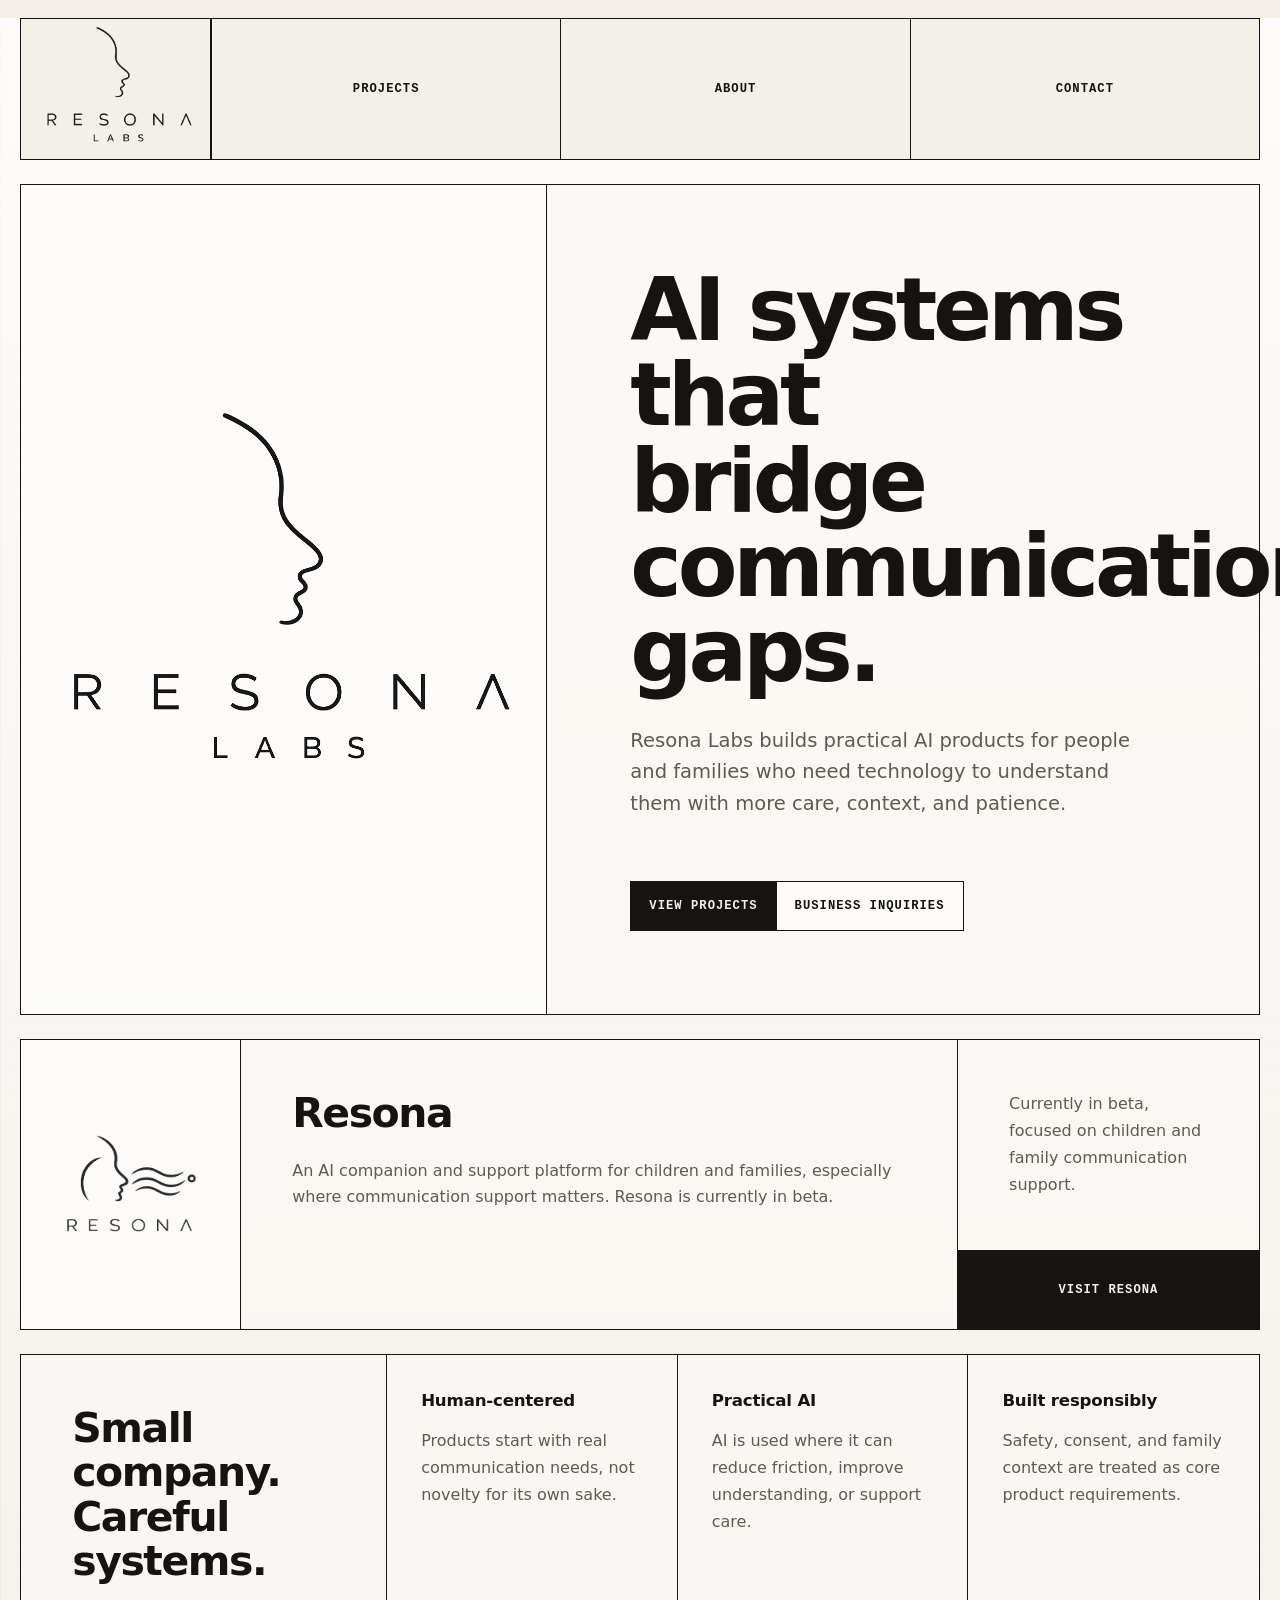
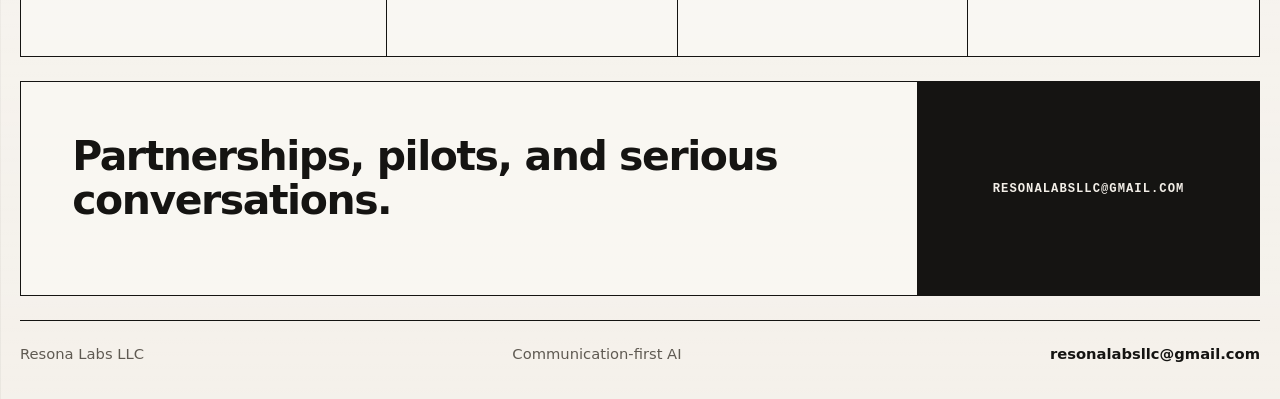
<file: index.html>
<!doctype html>
<html lang="en">
  <head>
    <meta charset="utf-8">
    <meta name="viewport" content="width=device-width, initial-scale=1">
    <meta
      name="description"
      content="Resona Labs LLC builds AI systems that bridge communication gaps."
    >
    <title>Resona Labs | AI systems that bridge communication gaps</title>
    <link rel="stylesheet" href="styles.css?v=20260506-tight-logo-cell">
  </head>
  <body>
    <header class="site-header">
      <a class="brand" href="index.html" aria-label="Resona Labs home">
        <img src="assets/Resona_Labs_Icon.png" alt="" class="brand-logo" onerror="this.hidden=true">
      </a>
      <nav class="site-nav" aria-label="Primary navigation">
        <a href="projects.html">Projects</a>
        <a href="about.html">About</a>
        <a href="contact.html">Contact</a>
      </nav>
    </header>

    <main>
      <section class="home-hero">
        <div class="logo-panel">
          <img src="assets/Resona_Labs_Icon.png" alt="Resona Labs" onerror="this.hidden=true">
        </div>
        <div class="hero-statement">
          <h1>AI systems that bridge communication gaps.</h1>
          <p class="lead">
            Resona Labs builds practical AI products for people and families who need
            technology to understand them with more care, context, and patience.
          </p>
          <div class="action-row">
            <a class="action-link dark" href="projects.html">View projects</a>
            <a class="action-link" href="mailto:resonalabsllc@gmail.com?subject=Business%20inquiry%20for%20Resona%20Labs">Business inquiries</a>
          </div>
        </div>
      </section>

      <section class="project-feature">
        <div class="project-icon-panel">
          <img src="assets/Resona_Icon.png" alt="" onerror="this.hidden=true">
        </div>
        <div class="project-copy">
          <h2>Resona</h2>
          <p>
            An AI companion and support platform for children and families, especially
            where communication support matters. Resona is currently in beta.
          </p>
        </div>
        <div class="project-data">
          <p>Currently in beta, focused on children and family communication support.</p>
          <a
            class="action-link dark full"
            href="https://resona.chat/?utm_source=resona_labs&utm_medium=company_site&utm_campaign=company_site&utm_content=project_link"
            target="_blank"
            rel="noopener noreferrer"
          >Visit Resona</a>
        </div>
      </section>

      <section class="section-block">
        <div class="section-label">
          <h2>Small company. Careful systems.</h2>
        </div>
        <div class="principle-grid">
          <article>
            <h3>Human-centered</h3>
            <p>Products start with real communication needs, not novelty for its own sake.</p>
          </article>
          <article>
            <h3>Practical AI</h3>
            <p>AI is used where it can reduce friction, improve understanding, or support care.</p>
          </article>
          <article>
            <h3>Built responsibly</h3>
            <p>Safety, consent, and family context are treated as core product requirements.</p>
          </article>
        </div>
      </section>

      <section class="contact-band">
        <div>
          <h2>Partnerships, pilots, and serious conversations.</h2>
        </div>
        <a class="action-link dark full" href="mailto:resonalabsllc@gmail.com?subject=Business%20inquiry%20for%20Resona%20Labs">resonalabsllc@gmail.com</a>
      </section>
    </main>

    <footer class="site-footer">
      <span>Resona Labs LLC</span>
      <span>Communication-first AI</span>
      <a href="mailto:resonalabsllc@gmail.com">resonalabsllc@gmail.com</a>
    </footer>
  </body>
</html>
</file>
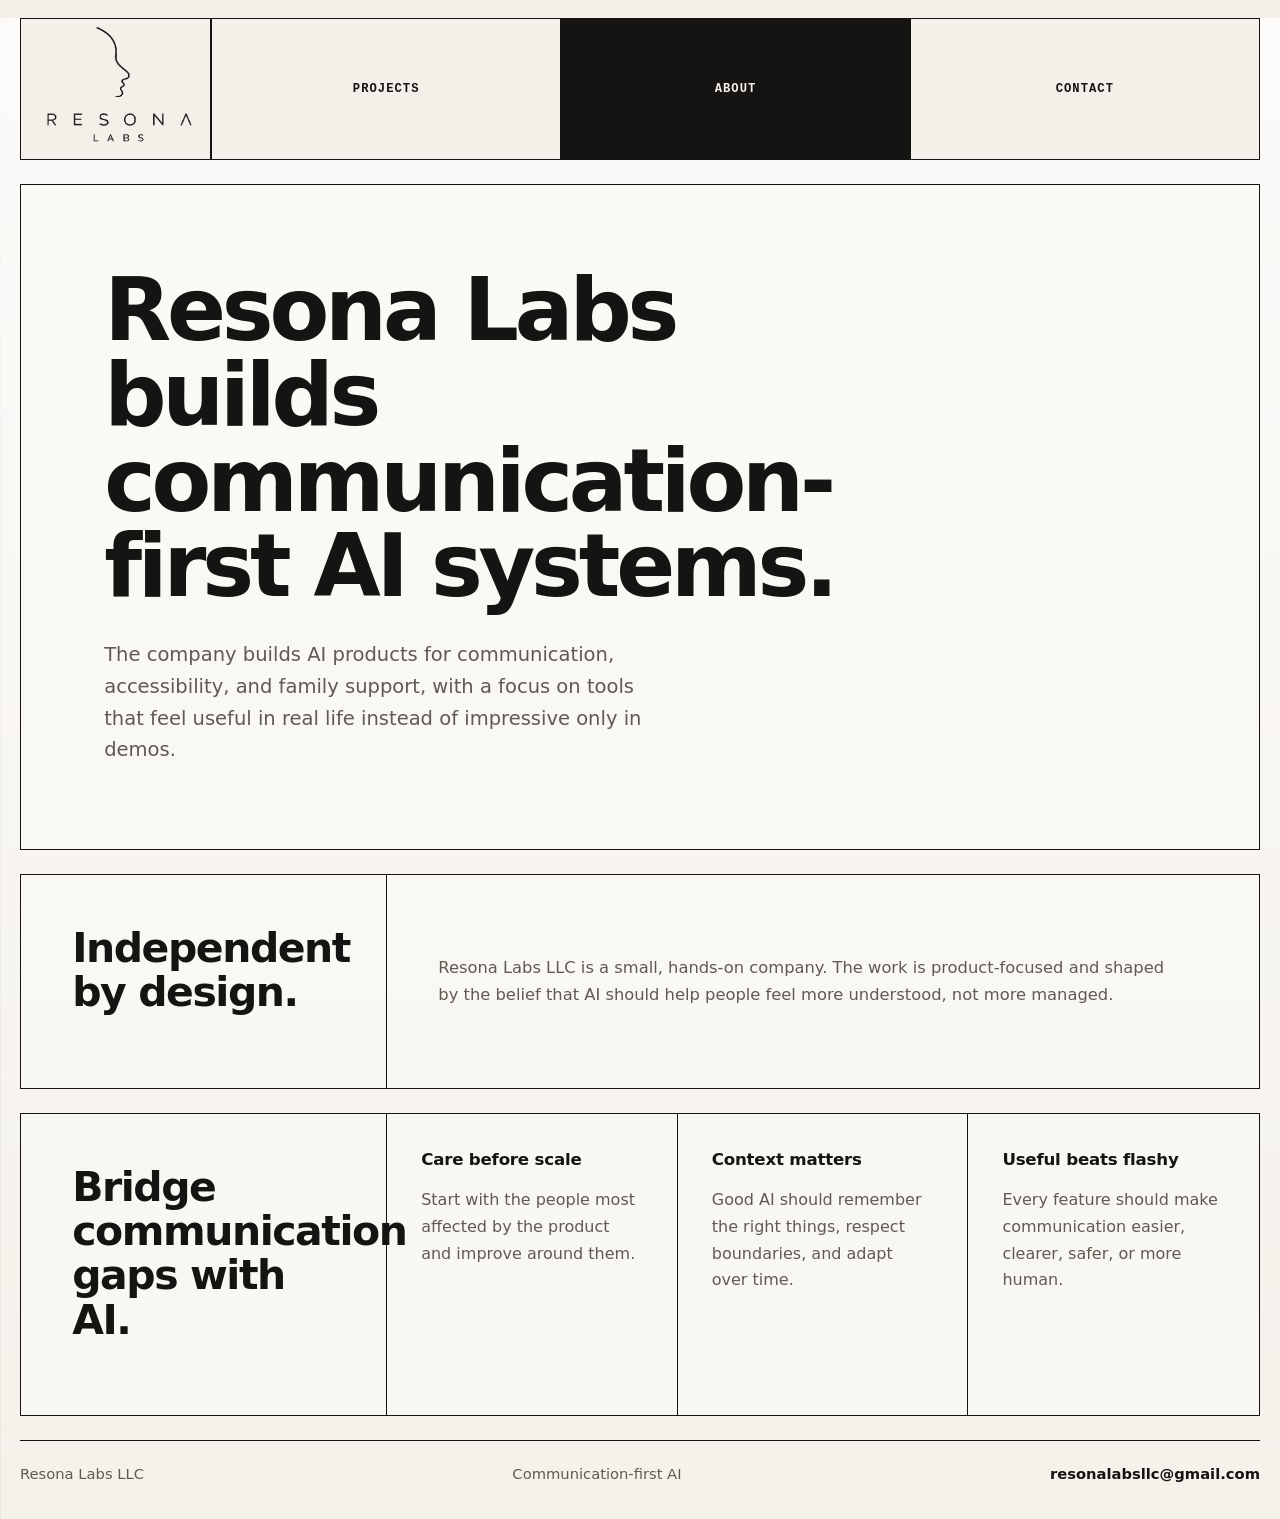
<file: about.html>
<!doctype html>
<html lang="en">
  <head>
    <meta charset="utf-8">
    <meta name="viewport" content="width=device-width, initial-scale=1">
    <meta name="description" content="About Resona Labs LLC.">
    <title>About | Resona Labs</title>
    <link rel="stylesheet" href="styles.css?v=20260506-tight-logo-cell">
  </head>
  <body>
    <header class="site-header">
      <a class="brand" href="index.html" aria-label="Resona Labs home">
        <img src="assets/Resona_Labs_Icon.png" alt="" class="brand-logo" onerror="this.hidden=true">
      </a>
      <nav class="site-nav" aria-label="Primary navigation">
        <a href="projects.html">Projects</a>
        <a href="about.html" aria-current="page">About</a>
        <a href="contact.html">Contact</a>
      </nav>
    </header>

    <main>
      <section class="page-intro">
        <h1>Resona Labs builds communication-first AI systems.</h1>
        <p class="lead">
          The company builds AI products for communication, accessibility, and family support,
          with a focus on tools that feel useful in real life instead of impressive only in demos.
        </p>
      </section>

      <section class="section-block">
        <div class="section-label">
          <h2>Independent by design.</h2>
        </div>
        <div class="text-column">
          <p>
            Resona Labs LLC is a small, hands-on company. The work is product-focused
            and shaped by the belief that AI should help people feel more understood,
            not more managed.
          </p>
        </div>
      </section>

      <section class="section-block">
        <div class="section-label">
          <h2>Bridge communication gaps with AI.</h2>
        </div>
        <div class="principle-grid">
          <article>
            <h3>Care before scale</h3>
            <p>Start with the people most affected by the product and improve around them.</p>
          </article>
          <article>
            <h3>Context matters</h3>
            <p>Good AI should remember the right things, respect boundaries, and adapt over time.</p>
          </article>
          <article>
            <h3>Useful beats flashy</h3>
            <p>Every feature should make communication easier, clearer, safer, or more human.</p>
          </article>
        </div>
      </section>
    </main>

    <footer class="site-footer">
      <span>Resona Labs LLC</span>
      <span>Communication-first AI</span>
      <a href="mailto:resonalabsllc@gmail.com">resonalabsllc@gmail.com</a>
    </footer>
  </body>
</html>
</file>
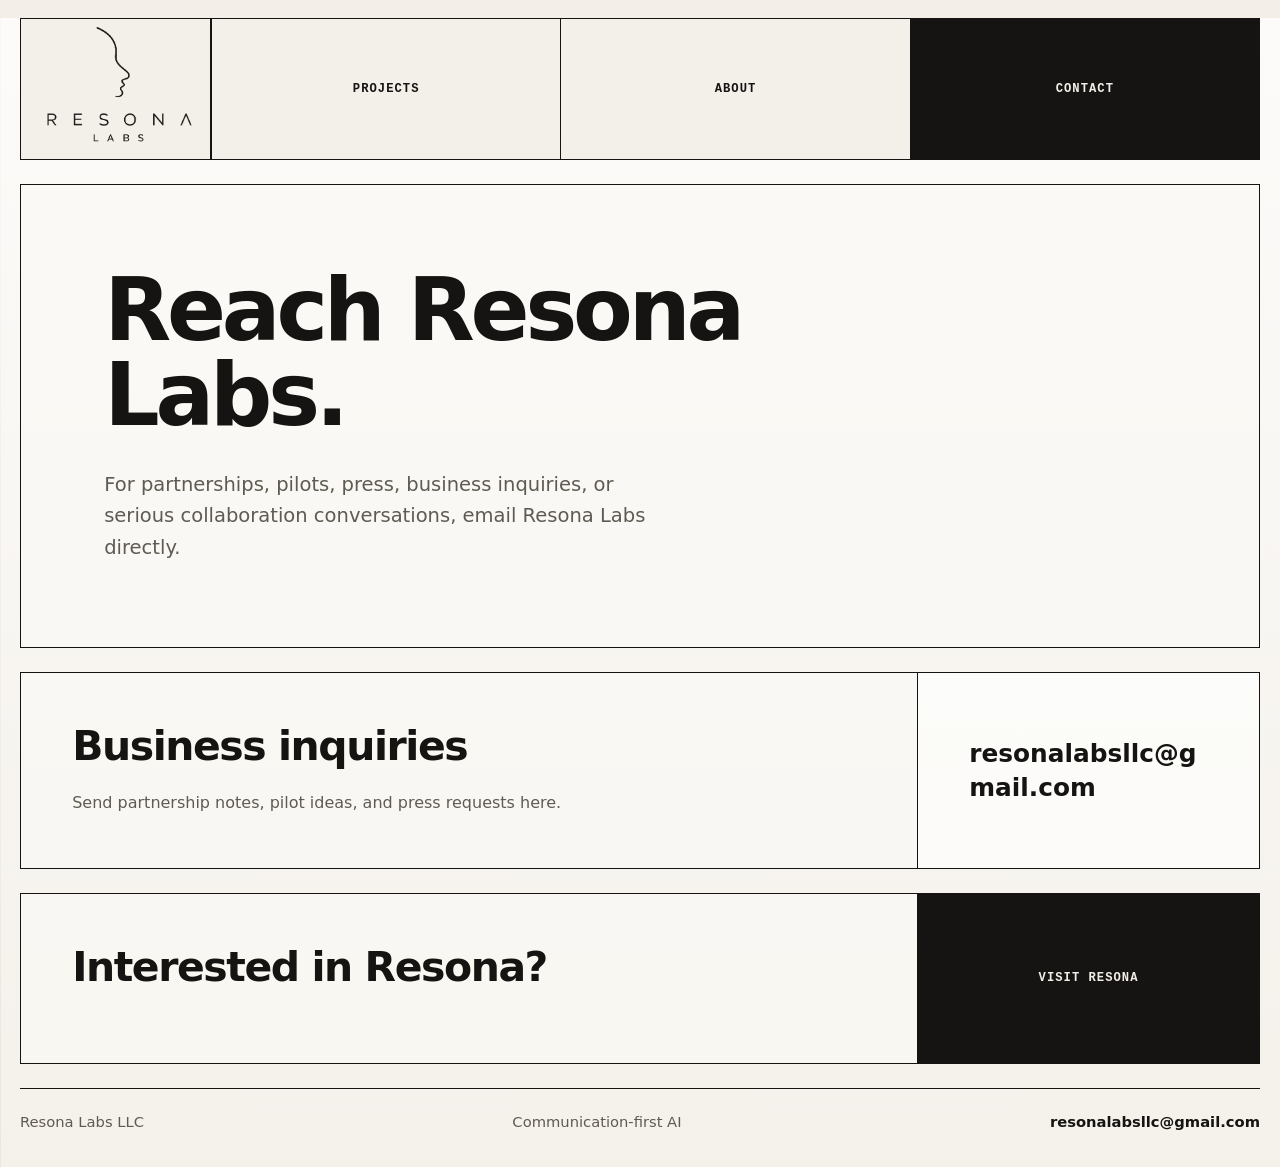
<file: contact.html>
<!doctype html>
<html lang="en">
  <head>
    <meta charset="utf-8">
    <meta name="viewport" content="width=device-width, initial-scale=1">
    <meta name="description" content="Contact Resona Labs LLC for business inquiries.">
    <title>Contact | Resona Labs</title>
    <link rel="stylesheet" href="styles.css?v=20260506-tight-logo-cell">
  </head>
  <body>
    <header class="site-header">
      <a class="brand" href="index.html" aria-label="Resona Labs home">
        <img src="assets/Resona_Labs_Icon.png" alt="" class="brand-logo" onerror="this.hidden=true">
      </a>
      <nav class="site-nav" aria-label="Primary navigation">
        <a href="projects.html">Projects</a>
        <a href="about.html">About</a>
        <a href="contact.html" aria-current="page">Contact</a>
      </nav>
    </header>

    <main>
      <section class="page-intro">
        <h1>Reach Resona Labs.</h1>
        <p class="lead">
          For partnerships, pilots, press, business inquiries, or serious collaboration
          conversations, email Resona Labs directly.
        </p>
      </section>

      <section class="email-panel">
        <div>
          <h2>Business inquiries</h2>
          <p>Send partnership notes, pilot ideas, and press requests here.</p>
        </div>
        <a class="email-link" href="mailto:resonalabsllc@gmail.com?subject=Business%20inquiry%20for%20Resona%20Labs">
          resonalabsllc@gmail.com
        </a>
      </section>

      <section class="contact-band">
        <div>
          <h2>Interested in Resona?</h2>
        </div>
        <a
          class="action-link dark full"
          href="https://resona.chat/?utm_source=resona_labs&utm_medium=company_site&utm_campaign=company_site&utm_content=project_link"
          target="_blank"
          rel="noopener noreferrer"
        >Visit Resona</a>
      </section>
    </main>

    <footer class="site-footer">
      <span>Resona Labs LLC</span>
      <span>Communication-first AI</span>
      <a href="mailto:resonalabsllc@gmail.com">resonalabsllc@gmail.com</a>
    </footer>
  </body>
</html>
</file>
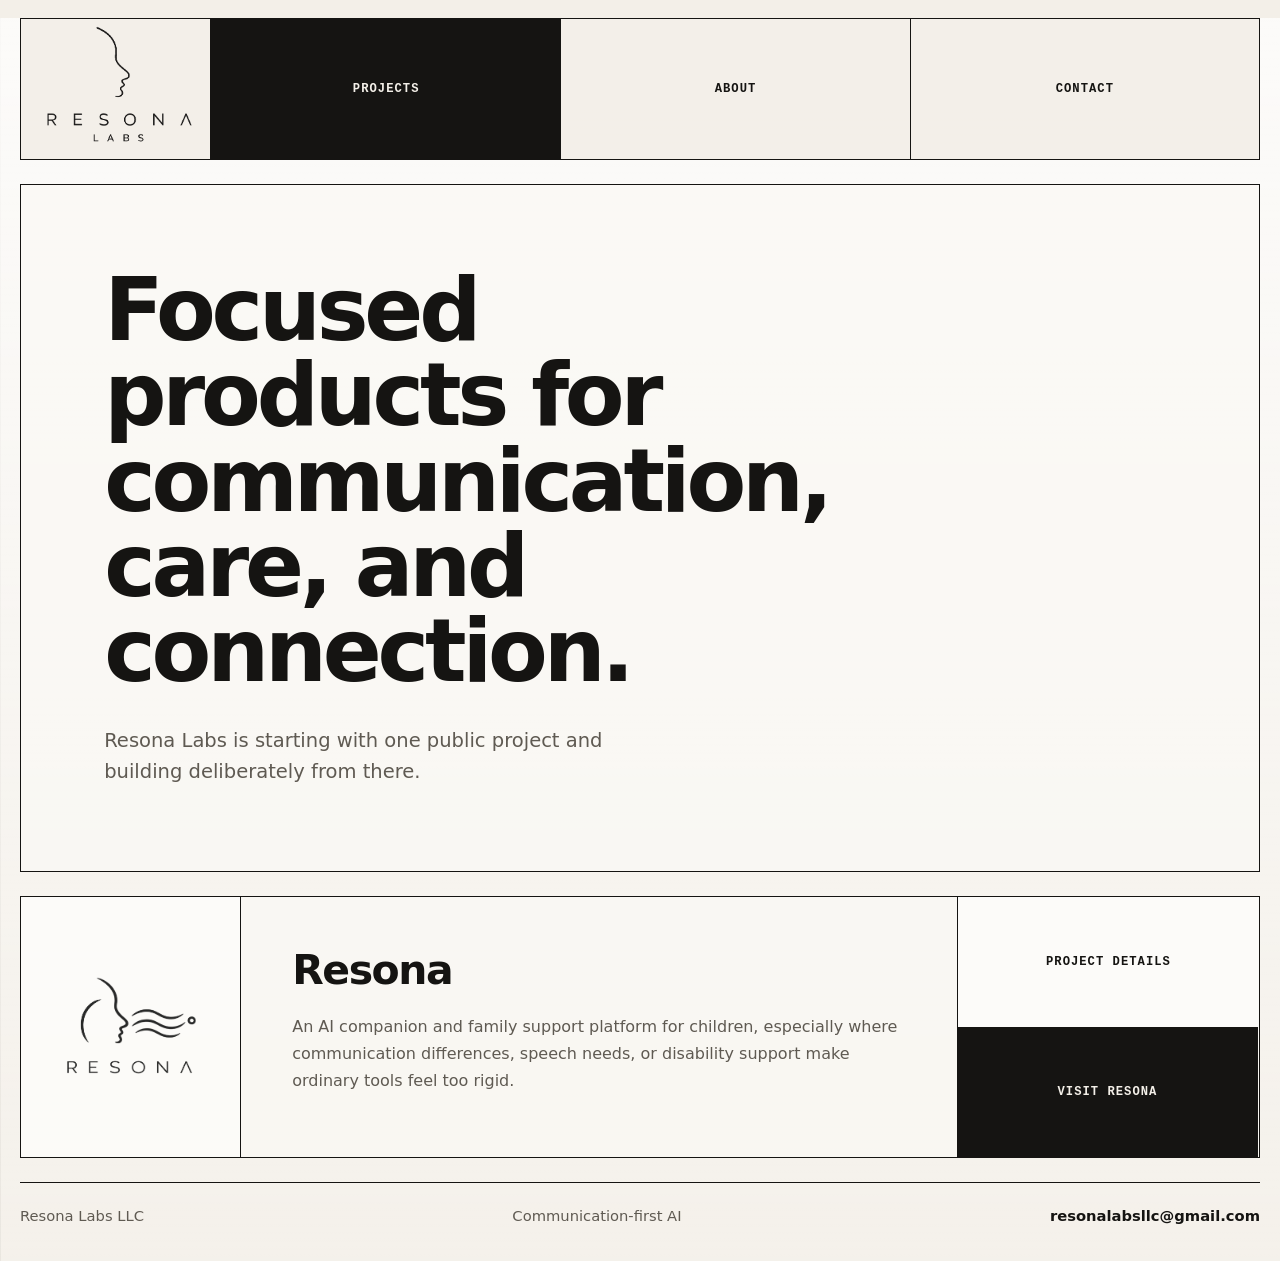
<file: projects.html>
<!doctype html>
<html lang="en">
  <head>
    <meta charset="utf-8">
    <meta name="viewport" content="width=device-width, initial-scale=1">
    <meta name="description" content="Projects from Resona Labs LLC, including Resona.">
    <title>Projects | Resona Labs</title>
    <link rel="stylesheet" href="styles.css?v=20260506-tight-logo-cell">
  </head>
  <body>
    <header class="site-header">
      <a class="brand" href="index.html" aria-label="Resona Labs home">
        <img src="assets/Resona_Labs_Icon.png" alt="" class="brand-logo" onerror="this.hidden=true">
      </a>
      <nav class="site-nav" aria-label="Primary navigation">
        <a href="projects.html" aria-current="page">Projects</a>
        <a href="about.html">About</a>
        <a href="contact.html">Contact</a>
      </nav>
    </header>

    <main>
      <section class="page-intro">
        <h1>Focused products for communication, care, and connection.</h1>
        <p class="lead">
          Resona Labs is starting with one public project and building deliberately from there.
        </p>
      </section>

      <section class="project-feature project-page-feature">
        <div class="project-icon-panel">
          <img src="assets/Resona_Icon.png" alt="" onerror="this.hidden=true">
        </div>
        <div class="project-copy">
          <h2>Resona</h2>
          <p>
            An AI companion and family support platform for children, especially where
            communication differences, speech needs, or disability support make ordinary
            tools feel too rigid.
          </p>
        </div>
        <div class="project-data">
          <a class="action-link full" href="projects/resona.html">Project details</a>
          <a
            class="action-link dark full"
            href="https://resona.chat/?utm_source=resona_labs&utm_medium=company_site&utm_campaign=company_site&utm_content=project_link"
            target="_blank"
            rel="noopener noreferrer"
          >Visit Resona</a>
        </div>
      </section>
    </main>

    <footer class="site-footer">
      <span>Resona Labs LLC</span>
      <span>Communication-first AI</span>
      <a href="mailto:resonalabsllc@gmail.com">resonalabsllc@gmail.com</a>
    </footer>
  </body>
</html>
</file>
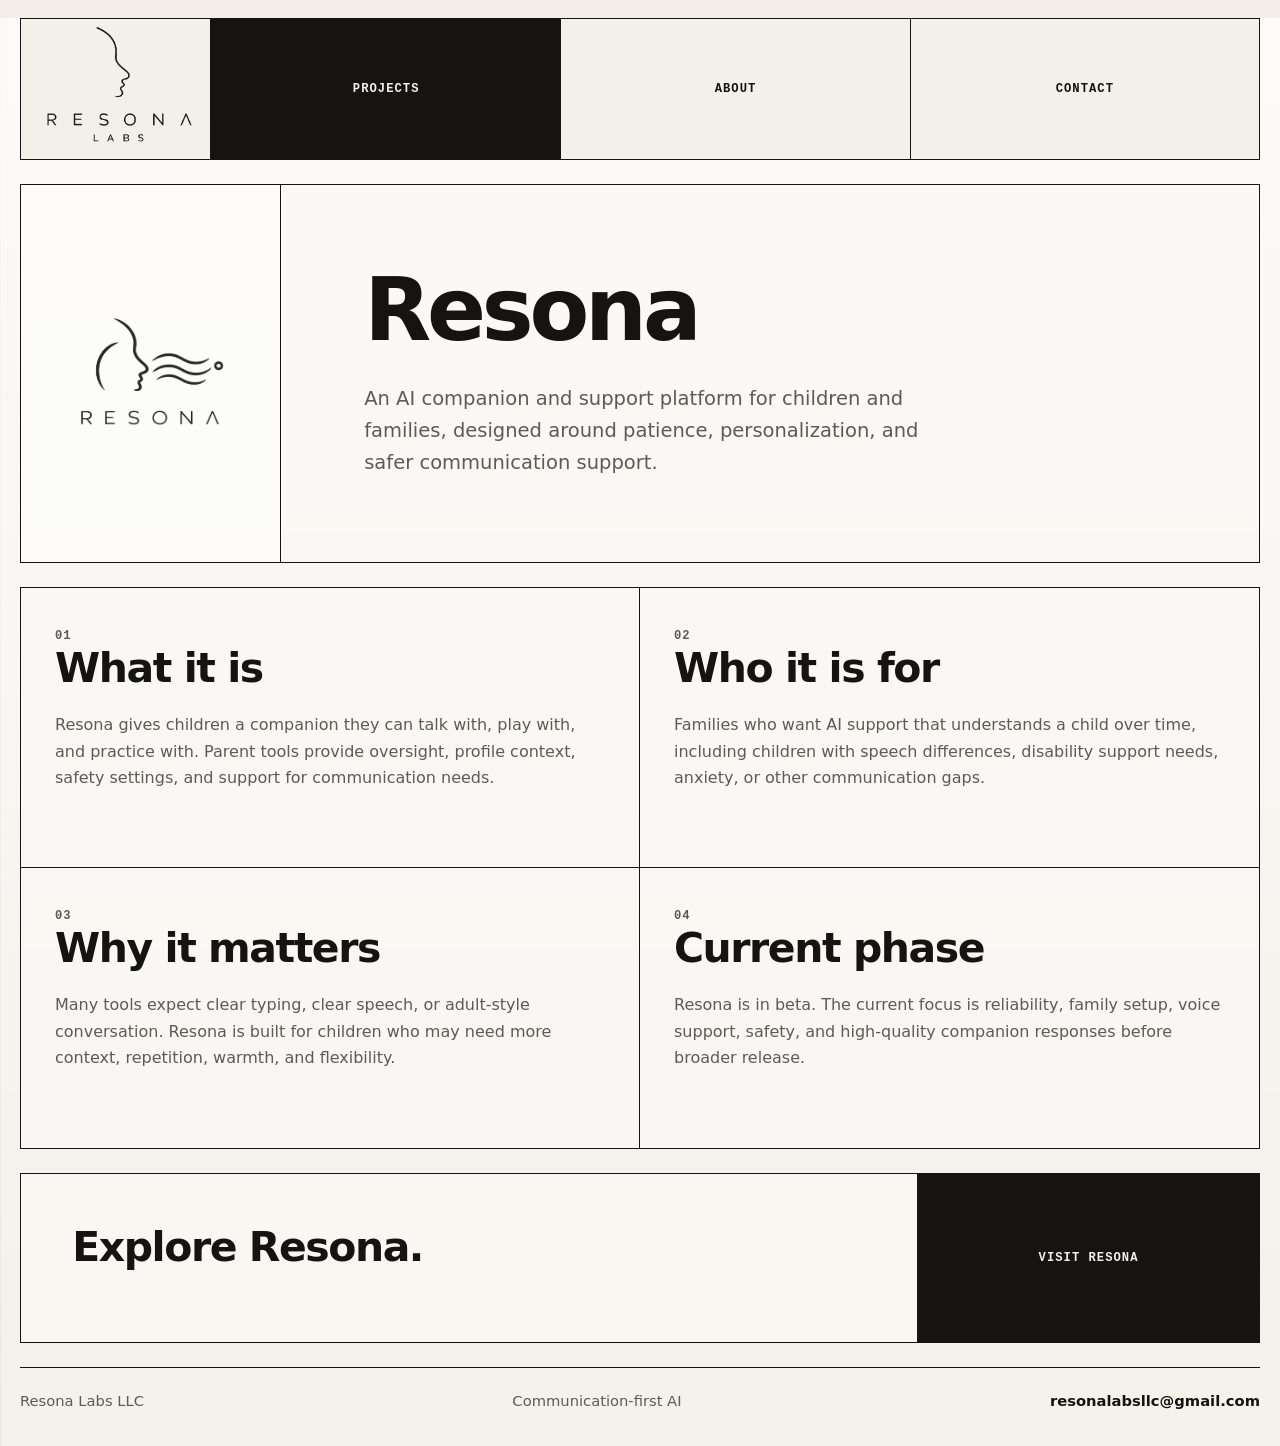
<file: projects/resona.html>
<!doctype html>
<html lang="en">
  <head>
    <meta charset="utf-8">
    <meta name="viewport" content="width=device-width, initial-scale=1">
    <meta name="description" content="Resona is a beta project from Resona Labs.">
    <title>Resona Project | Resona Labs</title>
    <link rel="stylesheet" href="../styles.css?v=20260506-tight-logo-cell">
  </head>
  <body>
    <header class="site-header">
      <a class="brand" href="../index.html" aria-label="Resona Labs home">
        <img src="../assets/Resona_Labs_Icon.png" alt="" class="brand-logo" onerror="this.hidden=true">
      </a>
      <nav class="site-nav" aria-label="Primary navigation">
        <a href="../projects.html" aria-current="page">Projects</a>
        <a href="../about.html">About</a>
        <a href="../contact.html">Contact</a>
      </nav>
    </header>

    <main>
      <section class="project-hero">
        <div class="project-icon-panel">
          <img src="../assets/Resona_Icon.png" alt="" onerror="this.hidden=true">
        </div>
        <div>
          <h1>Resona</h1>
          <p class="lead">
            An AI companion and support platform for children and families, designed
            around patience, personalization, and safer communication support.
          </p>
        </div>
      </section>

      <section class="detail-grid">
        <article>
          <span>01</span>
          <h2>What it is</h2>
          <p>
            Resona gives children a companion they can talk with, play with, and practice with.
            Parent tools provide oversight, profile context, safety settings, and support for
            communication needs.
          </p>
        </article>
        <article>
          <span>02</span>
          <h2>Who it is for</h2>
          <p>
            Families who want AI support that understands a child over time, including children
            with speech differences, disability support needs, anxiety, or other communication gaps.
          </p>
        </article>
        <article>
          <span>03</span>
          <h2>Why it matters</h2>
          <p>
            Many tools expect clear typing, clear speech, or adult-style conversation. Resona is
            built for children who may need more context, repetition, warmth, and flexibility.
          </p>
        </article>
        <article>
          <span>04</span>
          <h2>Current phase</h2>
          <p>
            Resona is in beta. The current focus is reliability, family setup, voice support,
            safety, and high-quality companion responses before broader release.
          </p>
        </article>
      </section>

      <section class="contact-band">
        <div>
          <h2>Explore Resona.</h2>
        </div>
        <a
          class="action-link dark full"
          href="https://resona.chat/?utm_source=resona_labs&utm_medium=company_site&utm_campaign=company_site&utm_content=project_link"
          target="_blank"
          rel="noopener noreferrer"
        >Visit Resona</a>
      </section>
    </main>

    <footer class="site-footer">
      <span>Resona Labs LLC</span>
      <span>Communication-first AI</span>
      <a href="mailto:resonalabsllc@gmail.com">resonalabsllc@gmail.com</a>
    </footer>
  </body>
</html>
</file>
<file: styles.css>
:root {
  --bg: #f3efe8;
  --paper: #fbfaf6;
  --ink: #151412;
  --muted: #5f5a52;
  --rule: #151412;
  --rule-soft: rgba(21, 20, 18, 0.22);
  --accent: #8a5435;
  --max: 1240px;
  color: var(--ink);
  background: var(--bg);
  font-family:
    "IBM Plex Sans", Inter, ui-sans-serif, system-ui, -apple-system, BlinkMacSystemFont,
    "Segoe UI", sans-serif;
  line-height: 1.5;
}

* {
  box-sizing: border-box;
}

body {
  margin: 0;
  min-width: 320px;
  background:
    linear-gradient(180deg, rgba(255, 255, 255, 0.76), rgba(255, 255, 255, 0.12)),
    linear-gradient(90deg, rgba(21, 20, 18, 0.055) 0 1px, transparent 1px 88px),
    var(--bg);
}

img {
  display: block;
  max-width: 100%;
}

a {
  color: inherit;
}

h1,
h2,
h3,
p {
  margin-top: 0;
}

h1 {
  max-width: 780px;
  margin-bottom: 30px;
  font-size: clamp(2.65rem, 6.8vw, 5.8rem);
  line-height: 0.98;
  letter-spacing: -0.048em;
}

h2 {
  margin-bottom: 22px;
  font-size: clamp(1.55rem, 3.2vw, 2.8rem);
  line-height: 1.08;
  letter-spacing: -0.035em;
}

h3 {
  margin-bottom: 14px;
  font-size: 1.04rem;
  letter-spacing: -0.012em;
}

p {
  color: var(--muted);
  font-size: 1rem;
  line-height: 1.68;
}

p:last-child {
  margin-bottom: 0;
}

.site-header,
main,
.site-footer {
  width: min(var(--max), calc(100% - 32px));
  margin: 0 auto;
}

.site-header {
  display: grid;
  grid-template-columns: 190px minmax(0, 1fr);
  margin-top: 18px;
  border: 1px solid var(--rule);
  background: rgba(243, 239, 232, 0.94);
}

.brand {
  display: flex;
  justify-content: center;
  align-items: center;
  min-height: 140px;
  padding: 14px 22px;
  border-right: 1px solid var(--rule);
  text-decoration: none;
}

.brand-logo {
  width: 132px;
  height: 102px;
  object-fit: cover;
  object-position: center;
  transform: scale(1.7);
}

.brand-logo[hidden] {
  display: none;
}

.site-nav a,
.action-link,
.detail-grid article > span {
  color: var(--muted);
  font-family:
    "IBM Plex Mono", "SFMono-Regular", Consolas, "Liberation Mono", monospace;
  font-size: 0.76rem;
  font-weight: 700;
  letter-spacing: 0.085em;
  text-transform: uppercase;
}

.site-nav {
  display: grid;
  grid-template-columns: repeat(3, minmax(110px, 1fr));
}

.site-nav a {
  display: grid;
  place-items: center;
  min-height: 140px;
  border-left: 1px solid var(--rule);
  color: var(--ink);
  text-decoration: none;
}

.site-nav a:hover,
.site-nav a[aria-current="page"] {
  color: var(--bg);
  background: var(--ink);
}

.home-hero,
.page-intro,
.project-feature,
.project-hero,
.section-block,
.detail-grid,
.contact-band,
.email-panel {
  margin-top: 24px;
  border: 1px solid var(--rule);
  background: rgba(251, 250, 246, 0.7);
}

.home-hero {
  display: grid;
  grid-template-columns: minmax(280px, 0.85fr) minmax(0, 1.15fr);
  min-height: min(720px, calc(100vh - 174px));
}

.logo-panel {
  display: grid;
  place-items: center;
  overflow: hidden;
  border-right: 1px solid var(--rule);
  background: rgba(255, 255, 255, 0.48);
}

.logo-panel img {
  width: min(88%, 660px);
  object-fit: cover;
  object-position: center;
  transform: scale(1.7);
}

.hero-statement {
  display: grid;
  align-content: center;
  padding: clamp(44px, 6.5vw, 88px) clamp(140px, 16vw, 260px)
    clamp(44px, 6.5vw, 88px) clamp(44px, 6.5vw, 88px);
}

.hero-statement h1 {
  width: min(100%, 500px);
  max-width: 500px;
  text-wrap: balance;
}

.lead {
  max-width: 560px;
  font-size: clamp(1.02rem, 1.55vw, 1.22rem);
  line-height: 1.62;
}

.action-row {
  display: flex;
  flex-wrap: wrap;
  margin-top: 42px;
}

.action-link {
  display: inline-grid;
  place-items: center;
  min-height: 50px;
  border: 1px solid var(--rule);
  padding: 0 18px;
  color: var(--ink);
  background: rgba(255, 255, 255, 0.48);
  text-decoration: none;
}

.action-link + .action-link {
  margin-left: -1px;
}

.action-link.dark {
  color: var(--bg);
  background: var(--ink);
}

.action-link:hover {
  color: var(--bg);
  background: var(--accent);
}

.action-link.full {
  width: 100%;
}

.project-feature {
  display: grid;
  grid-template-columns: 220px minmax(0, 1fr) minmax(240px, 0.42fr);
}

.project-icon-panel {
  display: grid;
  place-items: center;
  min-height: 260px;
  border-right: 1px solid var(--rule);
  background: rgba(255, 255, 255, 0.5);
}

.project-icon-panel img {
  width: min(74%, 180px);
  object-fit: contain;
}

.project-copy,
.project-data {
  padding: clamp(30px, 4vw, 54px);
}

.project-copy {
  border-right: 1px solid var(--rule);
}

.project-data {
  display: grid;
  align-content: stretch;
  gap: 0;
  padding: 0;
}

.project-data p {
  display: grid;
  align-items: center;
  min-height: 150px;
  margin: 0;
  padding: clamp(30px, 4vw, 54px);
  border-bottom: 1px solid var(--rule);
}

.project-data .action-link {
  min-height: 78px;
  border: 0;
}

.page-intro,
.project-hero {
  padding: clamp(44px, 6.5vw, 86px);
}

.project-hero {
  display: grid;
  grid-template-columns: minmax(180px, 260px) minmax(0, 1fr);
  gap: 0;
  padding: 0;
}

.project-hero > div:last-child {
  padding: clamp(44px, 6.5vw, 86px);
}

.section-block {
  display: grid;
  grid-template-columns: minmax(260px, 0.42fr) minmax(0, 1fr);
}

.section-label {
  padding: clamp(32px, 4vw, 54px);
  border-right: 1px solid var(--rule);
}

.text-column {
  display: grid;
  align-content: center;
  padding: clamp(32px, 4vw, 54px);
}

.text-column p {
  max-width: 72ch;
  font-size: 1.02rem;
}

.principle-grid {
  display: grid;
  grid-template-columns: repeat(3, minmax(0, 1fr));
}

.principle-grid article,
.detail-grid article {
  padding: 34px;
  border-right: 1px solid var(--rule);
}

.principle-grid article:last-child,
.detail-grid article:nth-child(2n) {
  border-right: 0;
}

.detail-grid {
  display: grid;
  grid-template-columns: repeat(2, minmax(0, 1fr));
}

.detail-grid article {
  min-height: 280px;
  border-bottom: 1px solid var(--rule);
}

.detail-grid article:nth-last-child(-n + 2) {
  border-bottom: 0;
}

.contact-band,
.email-panel {
  display: grid;
  grid-template-columns: minmax(0, 1fr) minmax(260px, 0.38fr);
}

.contact-band > div,
.email-panel > div {
  padding: clamp(32px, 4vw, 54px);
  border-right: 1px solid var(--rule);
}

.contact-band .action-link {
  min-height: 100%;
  border: 0;
}

.email-link {
  display: grid;
  align-items: center;
  padding: clamp(32px, 4vw, 54px);
  color: var(--ink);
  background: rgba(255, 255, 255, 0.56);
  font-size: clamp(1.02rem, 2.15vw, 1.55rem);
  line-height: 1.35;
  font-weight: 900;
  text-decoration: none;
  overflow-wrap: anywhere;
}

.site-footer {
  display: flex;
  justify-content: space-between;
  gap: 16px;
  flex-wrap: wrap;
  margin: 24px auto 0;
  border-top: 1px solid var(--rule);
  padding: 22px 0 34px;
  color: var(--muted);
  font-size: 0.92rem;
}

.site-footer a {
  color: var(--ink);
  font-weight: 800;
  text-decoration: none;
}

@media (max-width: 980px) {
  .site-header,
  .home-hero,
  .project-feature,
  .project-hero,
  .section-block,
  .principle-grid,
  .detail-grid,
  .contact-band,
  .email-panel {
    grid-template-columns: 1fr;
  }

  .brand,
  .logo-panel,
  .project-icon-panel,
  .project-copy,
  .section-label,
  .contact-band > div,
  .email-panel > div {
    border-right: 0;
    border-bottom: 1px solid var(--rule);
  }

  .site-nav {
    grid-template-columns: repeat(3, 1fr);
  }

  .site-nav a {
    min-height: 58px;
    border-left: 0;
    border-right: 1px solid var(--rule);
  }

  .site-nav a:last-child {
    border-right: 0;
  }

  .home-hero {
    min-height: 0;
  }

  .logo-panel {
    min-height: 320px;
  }

  .logo-panel img {
    width: min(86%, 520px);
    transform: scale(1.6);
  }

  .principle-grid article,
  .detail-grid article {
    border-right: 0;
    border-bottom: 1px solid var(--rule);
  }

  .principle-grid article:last-child,
  .detail-grid article:last-child {
    border-bottom: 0;
  }
}

@media (max-width: 560px) {
  .site-header,
  main,
  .site-footer {
    width: min(100% - 20px, var(--max));
  }

  .brand {
    min-height: 112px;
    padding: 10px;
  }

  .brand-logo {
    width: 92px;
    height: 72px;
    transform: scale(1.5);
  }

  h1 {
    font-size: clamp(2.35rem, 12vw, 3.6rem);
    line-height: 1.02;
  }

  .hero-statement,
  .page-intro,
  .project-hero > div:last-child,
  .project-copy,
  .section-label,
  .text-column,
  .contact-band > div,
  .email-panel > div,
  .email-link {
    padding: 28px 42px 30px 22px;
  }

  .action-row {
    display: grid;
  }

  .action-link + .action-link {
    margin-left: 0;
    margin-top: -1px;
  }
}
</file>
